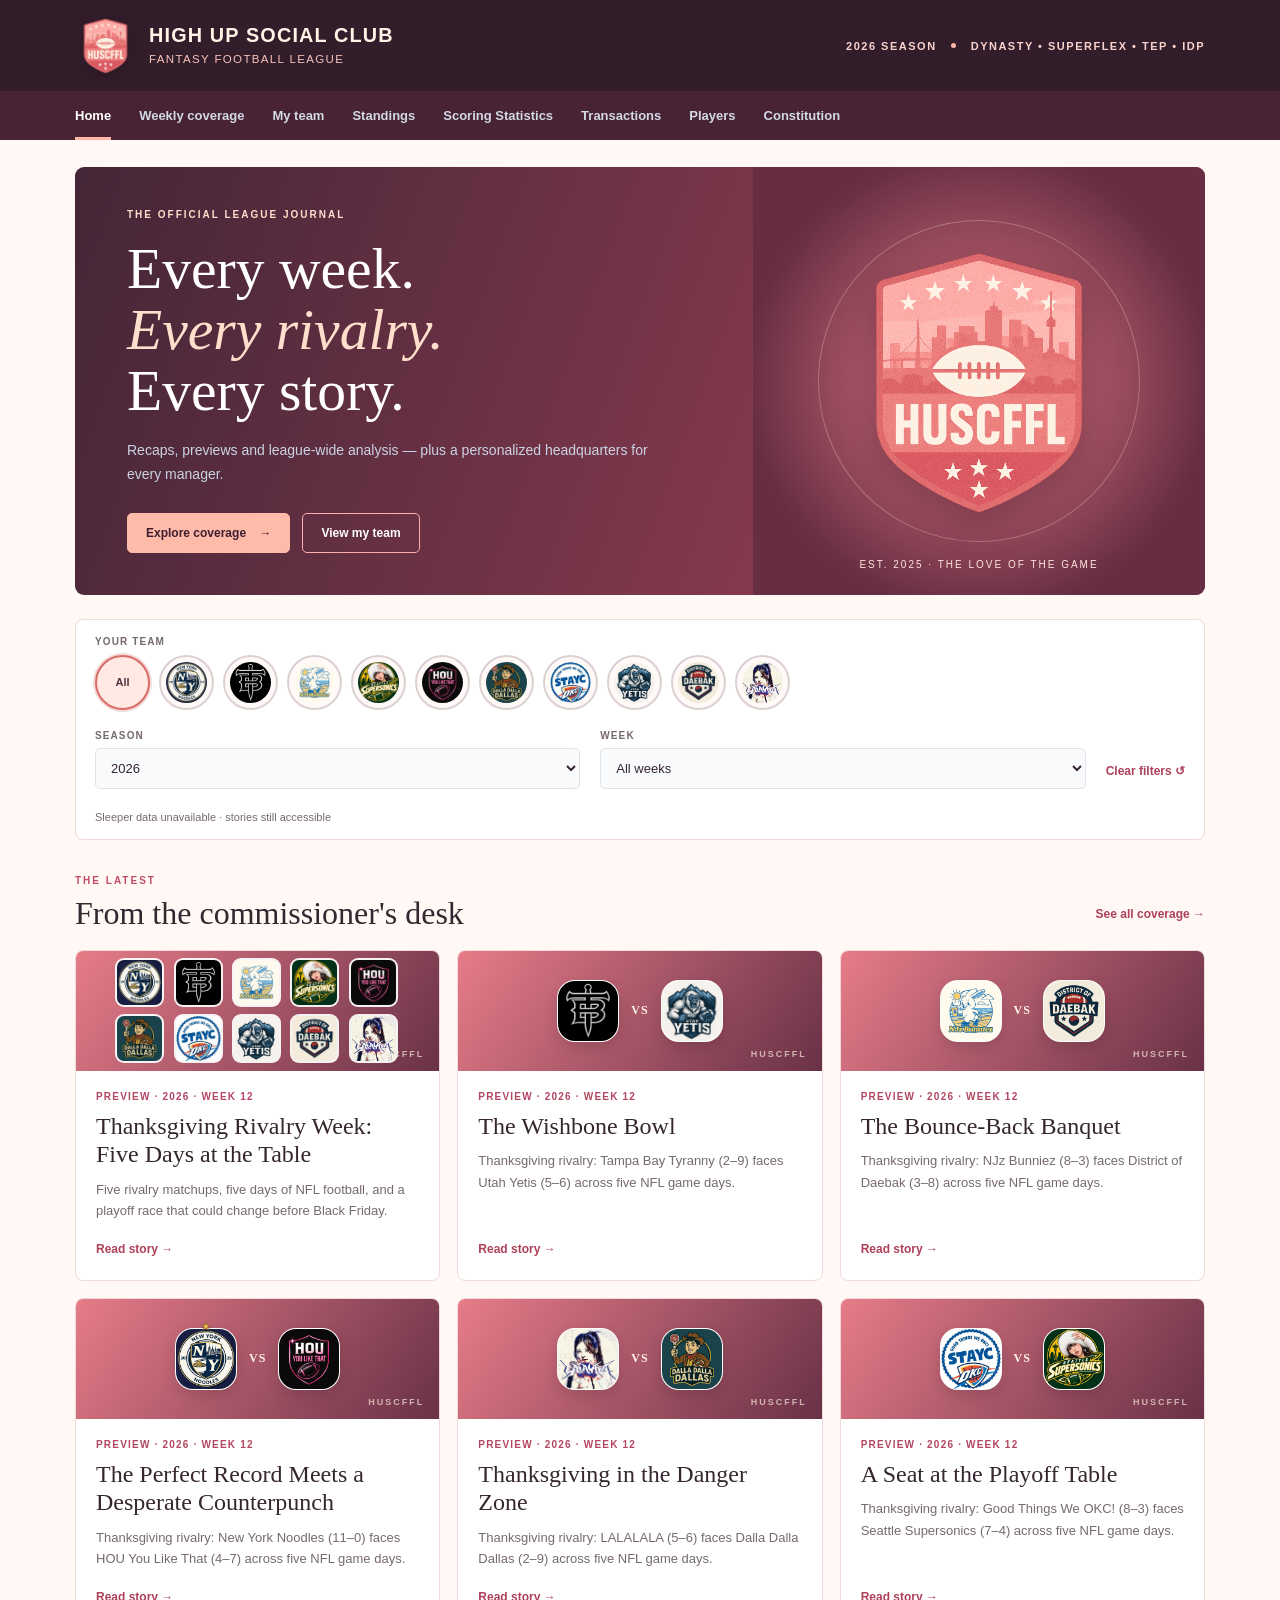
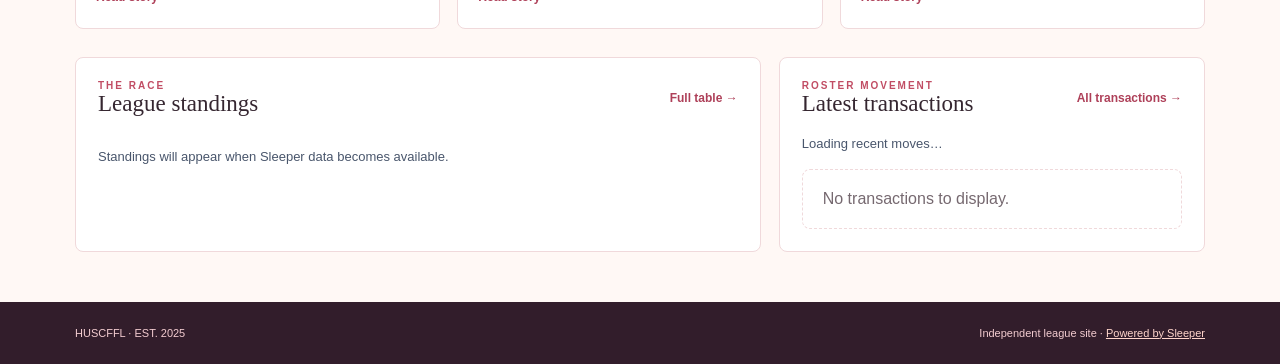
<file: index.html>
<!doctype html>
<html lang="en">
<head>
  <meta charset="utf-8"><meta name="viewport" content="width=device-width, initial-scale=1">
  <meta name="theme-color" content="#311b2b"><meta name="description" content="HUSCFFL weekly recaps, previews, team dashboards and fantasy football standings.">
  <title>HUSCFFL | League Headquarters</title>
  <link rel="icon" type="image/png" href="assets/favicon.png">
  <link rel="apple-touch-icon" href="assets/favicon.png">
  <link rel="stylesheet" href="assets/styles.css?v=24.3.1-holiday12">
</head>
<body>
  <header class="masthead"><div class="shell head-inner"><a class="brand" href="./"><img class="brand-logo" src="assets/huscffl-logo.png" alt="HUSCFFL league shield"><span><strong>HIGH UP SOCIAL CLUB</strong><small>FANTASY FOOTBALL LEAGUE</small></span></a><div class="season-label">2026 SEASON <span class="dot"></span> DYNASTY • SUPERFLEX • TEP • IDP</div></div></header>
  <div class="nav-wrap"><nav class="shell nav" aria-label="Main navigation"><button class="nav-item active" data-view="home">Home</button><button class="nav-item" data-view="archive">Weekly coverage</button><button class="nav-item" data-view="teams">My team</button><button class="nav-item" data-view="standings">Standings</button><button class="nav-item" data-view="scoring">Scoring Statistics</button><button class="nav-item" data-view="transactions">Transactions</button><button class="nav-item" data-view="players">Players</button><button class="nav-item" data-view="constitution">Constitution</button></nav></div>
  <main class="shell">
    <section class="hero"><div class="hero-copy"><div class="eyebrow">THE OFFICIAL LEAGUE JOURNAL</div><h1>Every week.<br><em>Every rivalry.</em><br>Every story.</h1><p>Recaps, previews and league-wide analysis — plus a personalized headquarters for every manager.</p><div class="hero-actions"><button class="primary" data-go="archive">Explore coverage <span>→</span></button><button class="secondary" data-go="teams">View my team</button></div></div><div class="hero-graphic" aria-hidden="true"><img class="hero-logo" src="assets/huscffl-logo.png" alt=""><div class="hero-overlay">EST. 2025 · THE LOVE OF THE GAME</div></div></section>
    <div class="toolbar"><div class="team-logo-filter"><span class="team-selector-label" id="teamLogoPickerLabel">YOUR TEAM</span><div id="teamLogoPicker" class="team-logo-picker" role="group" aria-labelledby="teamLogoPickerLabel"></div><select id="teamSelect" hidden aria-hidden="true" tabindex="-1"><option value="all">All teams — league view</option></select></div><div><label for="coverageSeason">SEASON</label><select id="coverageSeason"><option value="2026">2026</option><option value="2025">2025</option></select></div><div><label for="weekSelect">WEEK</label><select id="weekSelect"><option value="all">All weeks</option></select></div><button class="reset" id="resetFilters">Clear filters ↺</button><span id="dataStatus" class="status" role="status">Loading league data…</span></div>
    <section id="teamPanel" class="team-panel" hidden></section>
    <section id="homeView" class="view"><div class="section-heading"><div><div class="eyebrow">THE LATEST</div><h2>From the commissioner's desk</h2></div><button class="text-button" data-go="archive">See all coverage →</button></div><div id="featuredStories" class="stories"></div><div class="home-league-grid"><section class="panel home-standings-panel"><div class="panel-head"><div><div class="eyebrow">THE RACE</div><h3>League standings</h3></div><button class="text-button" data-go="standings">Full table →</button></div><div class="home-table-scroll"><div id="homeStandings"></div></div></section><section class="panel home-transactions"><div class="panel-head"><div><div class="eyebrow">ROSTER MOVEMENT</div><h3>Latest transactions</h3></div><button class="text-button" data-go="transactions">All transactions →</button></div><p id="homeTransactionStatus" class="muted" role="status">Loading recent moves…</p><div id="homeTransactionList" class="transaction-list transaction-home-list"></div></section></div></section>
    <section id="archiveView" class="view" hidden><div class="section-heading"><div><div class="eyebrow">THE ARCHIVE</div><h2>Weekly coverage</h2></div><span id="storyCount" class="muted"></span></div><div class="type-filters"><button class="chip on" data-type="all">All stories</button><button class="chip" data-type="recap">Recaps</button><button class="chip" data-type="preview">Previews</button><button class="chip" data-type="feature">Features</button></div><div id="archiveStories" class="stories"></div></section>
    <section id="teamsView" class="view" hidden><div class="section-heading"><div><div class="eyebrow">THE FRANCHISES</div><h2>Choose your team</h2></div></div><p class="intro">Select a team to see its dashboard and filter the coverage archive. Share the resulting URL with that team's manager.</p><div id="teamGrid" class="team-grid"></div></section>
    <section id="standingsView" class="view" hidden><div class="section-heading"><div><div class="eyebrow">THE RACE</div><h2>League standings</h2></div><label>Season <select id="standingsSeason"><option value="2026">2026</option><option value="2025">2025</option></select></label></div><div class="panel"><div class="standings-scroll" role="region" aria-label="Full league standings including Max PF" tabindex="0"><div id="fullStandings"></div></div><p class="muted standings-scroll-hint">Scroll horizontally to see all columns, including Max PF, on narrower screens.</p></div><section id="franchisePowerPanel" class="panel hpi-standings"><h3>Franchise Power Rankings · HPI-F</h3><p class="muted">Preparing ratings…</p></section></section>
    <section id="scoringView" class="view" hidden><div class="section-heading"><div><div class="eyebrow">OFFENSE & DEFENSE</div><h2>League Scoring Statistics</h2></div><label>Season <select id="scoringSeason"><option value="2026">2026</option><option value="2025">2025</option></select></label></div><div class="panel"><h3>Offense vs. Defense · Average Weekly Scoring</h3><div id="offenseDefenseComparison"></div></div><div class="panel"><h3>Positional Scoring Comparison</h3><div id="leaguePositionalComparison"></div></div><div class="panel"><div class="standings-scroll" role="region" tabindex="0" aria-label="League scoring comparison"><div id="scoringTable"></div></div><p id="scoringNote" class="muted"></p></div></section><section id="constitutionView" class="view" hidden><div class="section-heading"><div><div class="eyebrow">LEAGUE GOVERNANCE</div><h2>League constitution</h2></div></div><div class="constitution-layout"><aside class="constitution-sidebar" aria-label="Constitution navigation"><details id="constitutionToc" open><summary>Table of contents</summary><nav id="constitutionNav" aria-label="Constitution sections"></nav></details></aside><div class="panel constitution-content" id="constitutionBody"><p class="muted">Loading the league constitution…</p></div></div></section>
    <section id="playersView" class="view" hidden><div class="section-heading"><div><div class="eyebrow">THE PLAYER INDEX</div><h2>Player Database</h2></div></div><p class="intro">NFL-wide fantasy scoring under HUSCFFL league rules. Roster ownership reflects the selected season's latest league rosters. Only completed and available scoring weeks count.</p><div class="panel" id="playersControls"></div><div class="panel"><p id="playerDatabaseStatus" role="status" class="muted"></p><div id="playerDatabaseTable" class="standings-scroll"></div><div id="playerDatabasePager" class="player-pager"></div></div></section>
    <section id="transactionsView" class="view" hidden><div class="section-heading"><div><div class="eyebrow">LEAGUE ACTIVITY</div><h2>Transaction tracker</h2></div><button class="text-button" id="refreshTransactions">Refresh now ↻</button></div><p class="intro">Completed trades, waiver claims, and free-agent roster changes from Sleeper. Automatically checks for updates every five minutes while open.</p><div class="transaction-controls"><label>Season <select id="transactionSeason"><option value="2026">2026</option><option value="2025">2025</option></select></label><label>Type <select id="transactionType"><option value="all">All moves</option><option value="trade">Trades</option><option value="waiver">Waivers</option><option value="free_agent">Free agents</option></select></label><div class="transaction-team-filter"><span class="team-selector-label" id="transactionLogoLabel">TEAM</span><div id="transactionLogoPicker" class="team-logo-picker" role="group" aria-labelledby="transactionLogoLabel"></div><select id="transactionTeam" hidden aria-hidden="true" tabindex="-1"><option value="all">All teams</option></select></div></div><button class="text-button" id="transactionTeamBack" hidden>← Back to My Team</button><p id="transactionStatus" class="muted" role="status">Fetching transaction history…</p><div id="transactionList" class="transaction-list"></div></section><article id="articleView" class="view article-view" hidden><button class="text-button" id="backToArchive">← Back to coverage</button><div id="articleBody"></div></article>
  </main>
  <footer class="footer"><div class="shell footer-inner"><span>HUSCFFL · EST. 2025</span><span>Independent league site · <a href="https://sleeper.com/" target="_blank" rel="noopener noreferrer">Powered by Sleeper</a></span></div></footer>
  <button id="backToTop" type="button" class="back-to-top" aria-label="Back to top" title="Back to top" hidden>↑</button>
  <script src="assets/app.js?v=24.3.1-holiday12" defer></script>
</body></html>
</file>
<file: assets/styles.css>
:root{--ink:#151c30;--navy:#0e1728;--blue:#2357cf;--gold:#e8b766;--muted:#657087;--line:#e1e6ef;--bg:#f5f6fa;--white:#fff}*{box-sizing:border-box}html{scroll-behavior:smooth}body{margin:0;background:var(--bg);color:var(--ink);font-family:Inter,ui-sans-serif,-apple-system,BlinkMacSystemFont,"Segoe UI",sans-serif}button,select{font:inherit}button{cursor:pointer}a{color:inherit;text-decoration:none}.shell{max-width:1180px;padding:0 25px;margin:auto}.masthead{background:var(--navy);color:#fff}.head-inner{min-height:91px;display:flex;align-items:center;justify-content:space-between}.brand{display:flex;gap:13px;align-items:center}.brand-mark{display:grid;place-items:center;width:49px;height:53px;border:2px solid var(--gold);clip-path:polygon(50% 0,100% 18%,100% 77%,50% 100%,0 77%,0 18%);font-family:Georgia,serif;font-size:29px;font-weight:bold;color:var(--gold)}.brand strong{display:block;letter-spacing:2.4px;font-size:25px}.brand small{display:block;letter-spacing:2.1px;color:#b6bfd1;font-size:9px;margin-top:3px}.season-label{font-size:11px;letter-spacing:1.5px;font-weight:700;color:#c4cbdb}.dot{display:inline-block;width:5px;height:5px;background:var(--gold);border-radius:50%;margin:0 10px 2px}.nav-wrap{background:#18243a;color:#d3d9e6}.nav{display:flex;gap:28px;overflow:auto}.nav-item{color:inherit;border:0;border-bottom:3px solid transparent;background:none;padding:17px 0 14px;font-size:13px;font-weight:650;white-space:nowrap}.nav-item.active,.nav-item:hover{color:#fff;border-bottom-color:var(--gold)}.hero{margin:27px 0 24px;display:grid;grid-template-columns:1.2fr .8fr;min-height:350px;background:#101d35;overflow:hidden;border-radius:9px;color:white}.hero-copy{padding:42px 52px}.eyebrow{letter-spacing:2px;font-weight:800;color:#ad7e2d;font-size:10px}.hero .eyebrow{color:#f3c77c}.hero h1{font-family:Georgia,serif;font-size:clamp(38px,4.5vw,58px);font-weight:500;line-height:1.06;margin:18px 0}.hero h1 em{color:#eec17a}.hero p{max-width:530px;color:#cad4e6;font-size:14px;line-height:1.7}.hero-actions{display:flex;gap:12px;flex-wrap:wrap;margin-top:26px}.primary,.secondary{border-radius:5px;padding:12px 18px;font-size:12px;font-weight:800}.primary{background:var(--gold);border:1px solid var(--gold);color:#161b25}.primary span{margin-left:10px}.secondary{background:transparent;color:#fff;border:1px solid #687790}.hero-graphic{position:relative;display:grid;place-items:center;background:radial-gradient(circle at 55% 45%,#2c4872,#152b48 52%,#0e1a2f 76%);overflow:hidden}.hero-graphic:before{position:absolute;content:"";width:320px;height:320px;border:1px solid #ffffff26;transform:rotate(24deg);border-radius:50%}.ball-lines{font-family:Georgia,serif;font-size:230px;font-weight:900;color:#e8b766;text-shadow:20px 18px 0 #0005;transform:rotate(-12deg)}.hero-overlay{position:absolute;bottom:25px;font-size:10px;letter-spacing:2px;color:#bfcee3}.toolbar{background:white;border:1px solid var(--line);border-radius:8px;display:flex;gap:20px;align-items:end;flex-wrap:wrap;padding:16px 19px;margin-bottom:24px}.toolbar>div{flex:1;min-width:190px}.toolbar label{display:block;font-size:10px;font-weight:850;letter-spacing:1.1px;color:var(--muted);margin-bottom:7px}.toolbar select{width:100%;background:#f9fafc;border:1px solid #dfe4eb;border-radius:5px;padding:11px;font-size:13px;color:var(--ink)}.reset,.text-button{background:transparent;border:0;color:#245ac5;font-size:12px;font-weight:800;padding:11px 0}.status{font-size:11px;color:var(--muted);align-self:center}.section-heading{display:flex;justify-content:space-between;align-items:end;gap:10px;margin:35px 0 18px}.section-heading h2{font-family:Georgia,serif;font-weight:500;font-size:32px;margin:9px 0 0}.stories{display:grid;grid-template-columns:repeat(3,1fr);gap:17px}.story{background:#fff;border:1px solid var(--line);border-radius:8px;overflow:hidden;display:flex;flex-direction:column;min-width:0;transition:transform .15s,box-shadow .15s}.story:hover{transform:translateY(-2px);box-shadow:0 8px 24px #11254e10}.story-image{height:120px;background:linear-gradient(125deg,#223b60,#101a2d);display:flex;align-items:center;justify-content:center;color:#e5ba70;font-family:Georgia,serif;font-size:48px;position:relative}.story-image:after{content:"HUSCFFL";font:700 9px ui-sans-serif,sans-serif;letter-spacing:2px;position:absolute;bottom:12px;right:15px;color:#ffffff70}.story-body{padding:20px;display:flex;flex-direction:column;flex:1}.tag{color:#9b681a;letter-spacing:1.2px;font-size:10px;text-transform:uppercase;font-weight:850}.story h3{font:500 24px/1.19 Georgia,serif;margin:10px 0}.story p{font-size:13px;color:var(--muted);line-height:1.65;margin:0 0 16px}.story button{align-self:start;background:transparent;border:0;color:#245ac5;font-size:12px;font-weight:800;padding:4px 0;margin-top:auto}.two-col{display:grid;grid-template-columns:1.3fr 1fr;gap:18px;margin:28px 0 50px}.panel{background:#fff;border:1px solid var(--line);border-radius:8px;padding:22px}.panel-head{display:flex;justify-content:space-between;gap:12px;align-items:center;margin-bottom:15px}.panel h3{font-family:Georgia,serif;font-size:23px;font-weight:500;margin:0}.panel p{font-size:13px;line-height:1.85;color:#49566c}.rule{height:1px;background:var(--line);margin:22px 0}.muted{color:var(--muted);font-size:12px}.standings-table{width:100%;border-collapse:collapse;font-size:12px}.standings-table th{text-transform:uppercase;color:#657087;text-align:right;font-size:10px;letter-spacing:.6px;padding:10px 6px;border-bottom:1px solid var(--line)}.standings-table th:first-child,.standings-table td:first-child{text-align:left}.standings-table td{padding:12px 6px;border-bottom:1px solid #ecedf1;text-align:right}.standings-table tr:last-child td{border-bottom:0}.standings-table .teamlink{color:#244f9d;cursor:pointer;font-weight:700;background:none;border:0;text-align:left;padding:0}.type-filters{display:flex;gap:9px;margin-bottom:19px}.chip{border:1px solid #dce1e9;background:#fff;border-radius:40px;padding:9px 16px;font-size:12px}.chip.on{background:var(--navy);color:#fff;border-color:var(--navy)}.team-panel{background:#fff;border:1px solid var(--line);padding:24px;border-radius:8px}.team-panel h2{font:500 30px Georgia,serif;margin:6px 0}.team-panel .eyebrow{color:#ad7e2d}.metrics{display:grid;grid-template-columns:repeat(4,1fr);gap:12px;margin-top:20px}.metric{background:#f6f8fb;border-radius:7px;padding:14px}.metric small{display:block;font-size:10px;text-transform:uppercase;color:#6b7488;font-weight:800;letter-spacing:.8px;margin-bottom:9px}.metric b{font-size:24px}.team-details{display:grid;grid-template-columns:1fr 1fr;gap:18px;margin-top:18px}.team-details .detail{font-size:13px;line-height:1.8}.detail strong{display:block;margin-bottom:5px}.team-grid{display:grid;grid-template-columns:repeat(3,1fr);gap:14px;margin:24px 0 50px}.team-tile{padding:21px;background:#fff;text-align:left;border:1px solid var(--line);border-radius:8px}.team-tile:hover{border-color:#9eb5e9}.team-tile .symbol{display:grid;place-items:center;width:48px;height:48px;border-radius:10px;background:#1a2c4b;color:#e8b766;font:700 22px Georgia,serif;margin-bottom:15px}.team-tile h3{font:500 20px Georgia,serif;margin:0 0 9px}.team-tile p{font-size:12px;color:var(--muted);margin:0}.intro{font-size:14px;color:var(--muted)}.article-view{max-width:820px;margin:35px auto 75px}.article-view h1{font:500 clamp(34px,5vw,54px)/1.14 Georgia,serif}.article-view .lead{font-size:18px;line-height:1.7;color:#4b5972}.article-view .article-content{background:#fff;padding:35px 38px;border-radius:8px;border:1px solid var(--line);font-size:16px;line-height:1.9}.article-content p{margin-top:0}.article-view .back{margin-top:10px}.empty{background:white;border:1px dashed #c8d1df;border-radius:8px;padding:35px;text-align:center;color:var(--muted);grid-column:1/-1}.footer{background:#101a2d;color:#b9c4d6;margin-top:50px}.footer-inner{display:flex;justify-content:space-between;gap:15px;padding-top:25px;padding-bottom:25px;font-size:11px}.view[hidden],[hidden]{display:none!important}@media(max-width:750px){.season-label{display:none}.head-inner{min-height:74px}.hero{grid-template-columns:1fr}.hero-copy{padding:36px 28px}.hero-graphic{display:none}.stories,.team-grid{grid-template-columns:1fr 1fr}.two-col,.team-details{grid-template-columns:1fr}.metrics{grid-template-columns:1fr 1fr}.toolbar{gap:13px}.toolbar>div{min-width:145px}.footer-inner{flex-wrap:wrap}}@media(max-width:520px){.shell{padding-left:16px;padding-right:16px}.stories,.team-grid{grid-template-columns:1fr}.nav{gap:19px}.hero h1{font-size:42px}.section-heading h2{font-size:28px}.section-heading{align-items:start}.toolbar>div{min-width:100%}.metrics{gap:8px}.metric{padding:11px}.metric b{font-size:21px}.article-view .article-content{padding:23px}.standings-table th,.standings-table td{padding:10px 3px;font-size:10px}}

.h2h-section{margin-top:28px;padding-top:22px;border-top:1px solid var(--line)}.h2h-heading{display:flex;align-items:end;justify-content:space-between;gap:12px;margin-bottom:14px}.h2h-heading h3{font:500 25px Georgia,serif;margin:6px 0 0}.h2h-scroll{overflow-x:auto}.h2h-table{min-width:500px}.h2h-table td:first-child{font-weight:650}.h2h-table td:nth-child(2){font-weight:750}.h2h-empty{padding:22px;background:#f6f8fb;border-radius:7px;font-size:13px;color:var(--muted)}.h2h-note{margin:12px 0 0;line-height:1.5}@media(max-width:520px){.h2h-heading{display:block}.h2h-heading .muted{display:block;margin-top:9px}}

.article-content h2,.article-content h3,.article-content h4{font-family:Georgia,serif;line-height:1.25;margin:1.4em 0 .5em}.article-content h2{font-size:27px}.article-content h3{font-size:22px}.article-content ul{padding-left:24px}.article-content li{margin-bottom:8px}.article-content blockquote{border-left:3px solid var(--gold);margin:20px 0;padding:9px 18px;background:#f6f8fb}.article-content a{color:var(--blue);text-decoration:underline}.article-content hr{border:0;border-top:1px solid var(--line);margin:25px 0}

/* HUSCFFL identity · coral / rose / cream */
:root{--ink:#352630;--navy:#301c2a;--blue:#b7425c;--gold:#ffb6a8;--muted:#766970;--line:#f0d9db;--bg:#fff8f5;--white:#fffdf9}
.masthead{background:#321d2b}.nav-wrap{background:#472333}.brand-logo{width:61px;height:61px;object-fit:contain;filter:drop-shadow(0 3px 8px #16060b45)}.brand strong{color:#fff4e6}.brand small{color:#f8c2ba}.season-label{color:#f9d2cb}.hero{background:linear-gradient(110deg,#432637,#a94359)}.hero-graphic{background:radial-gradient(circle at center,#e97b85,#662d43 75%)}.hero-graphic:before{border-color:#ffe0d64a}.hero-logo{width:min(80%,290px);max-height:295px;object-fit:contain;filter:drop-shadow(0 10px 18px #22081755)}.hero-overlay{color:#ffe5dd}.hero .eyebrow,.hero h1 em{color:#ffdecc}.primary{background:#ffbba9;border-color:#ffbba9;color:#3d1d2f}.secondary{border-color:#ffb0ac}.eyebrow,.team-panel .eyebrow{color:#c14d64}.tag{color:#b34661}.reset,.text-button,.story button,.standings-table .teamlink{color:#ae4059}.story-image{background:linear-gradient(125deg,#e67c88,#693147);color:#fff0df}.story-image:after{color:#fff3e1a8}.chip.on{background:#713448;border-color:#713448}.team-tile:hover{border-color:#ed9aa4}.team-tile .symbol{background:#73344a;color:#ffe4d5}.footer{background:#321d2b;color:#f3ccd0}.metric,.h2h-empty{background:#fff4f1}.article-content blockquote{background:#fff4f1}.article-content a{color:#ad405a}
.transaction-controls{display:flex;flex-wrap:wrap;gap:13px;margin:20px 0}.transaction-controls label{font-size:12px;font-weight:750;color:var(--muted);display:flex;flex-direction:column;gap:6px}.transaction-controls select{min-width:160px;max-width:100%;padding:10px;border:1px solid var(--line);background:white;border-radius:6px;color:var(--ink)}.transaction-list{display:grid;gap:12px}.transaction-card{background:white;border:1px solid var(--line);border-radius:10px;padding:16px 19px}.transaction-card h3{margin:6px 0;font-size:17px}.transaction-meta{font-size:11px;letter-spacing:.4px;color:var(--muted)}.transaction-card p{font-size:13px;margin:7px 0;color:var(--ink);line-height:1.6}.transaction-team{font-size:12px;color:var(--muted)}.transaction-empty{border:1px dashed var(--line);padding:20px;border-radius:8px;color:var(--muted)}.team-transactions{margin-top:25px;padding-top:20px;border-top:1px solid var(--line)}.team-transactions h3{font:500 25px Georgia,serif}.team-transactions .transaction-card{margin-bottom:10px}@media(max-width:520px){.brand-logo{width:49px;height:49px}.brand strong{font-size:21px}.transaction-controls label{flex:1;min-width:130px}.transaction-controls select{min-width:0;width:100%}}

/* Compact homepage transaction feed */
.home-transactions{margin:28px 0}
.transaction-home-list{display:grid;grid-template-columns:repeat(auto-fit,minmax(min(100%,280px),1fr));gap:12px}
.transaction-home-list .transaction-card{margin:0}
.transaction-home-list .transaction-card p{overflow-wrap:anywhere}

/* Two-line full league name in masthead */
.masthead .brand span{display:flex;flex-direction:column;min-width:0}
.masthead .brand strong{font-size:clamp(13px,1.55vw,20px);letter-spacing:1.15px;line-height:1.2;white-space:nowrap}
.masthead .brand small{font-size:clamp(9px,.9vw,12px);letter-spacing:1.35px;line-height:1.3;margin-top:4px;white-space:nowrap}
@media(max-width:520px){.masthead .brand{gap:8px}.masthead .brand strong{font-size:clamp(12px,3.7vw,17px);letter-spacing:.4px}.masthead .brand small{font-size:clamp(9px,2.7vw,11px);letter-spacing:.3px}}

/* v8: ten-team standings alongside recent transactions */
.home-league-grid{display:grid;grid-template-columns:minmax(0,1.28fr) minmax(0,1fr);gap:18px;align-items:start;margin:28px 0 50px}
.home-league-grid>.panel{min-width:0;height:100%}
.home-league-grid .panel-head{align-items:start}
.home-table-scroll{overflow-x:auto}
.home-standings-panel .standings-table{width:100%;min-width:420px;font-size:12px}
.home-standings-panel .standings-table td,.home-standings-panel .standings-table th{padding:11px 7px}
.home-standings-panel .standings-table td:first-child{white-space:nowrap}
.home-league-grid .home-transactions{margin:0}
.home-league-grid .transaction-home-list{display:grid;grid-template-columns:minmax(0,1fr);gap:10px}
.home-league-grid .transaction-card{padding:12px 14px}
.home-league-grid .transaction-card h3{font-size:15px}
.home-league-grid .transaction-card p{font-size:12px}
@media(max-width:900px){.home-league-grid{grid-template-columns:minmax(0,1fr)}.home-league-grid>.panel{height:auto}}

/* v12 season controls, compact latest moves, constitution */
.record-season-label{display:inline-flex;align-items:center;gap:8px;margin-top:12px;font-size:12px;color:var(--muted);font-weight:700}.record-season-label select{padding:7px;border:1px solid var(--line);border-radius:6px;background:white}.home-league-grid{grid-template-columns:minmax(0,1.48fr) minmax(0,.92fr)}.home-standings-panel .standings-table{min-width:510px;font-size:11px}.home-standings-panel .standings-table td,.home-standings-panel .standings-table th{padding:10px 4px}.transaction-home-list .compact-transaction{display:grid;gap:3px;padding:10px 0;border-bottom:1px solid var(--line);font-size:12px;line-height:1.35;min-width:0}.transaction-home-list .compact-transaction:last-child{border-bottom:0}.compact-type{text-transform:uppercase;letter-spacing:.6px;font-size:10px;color:#a6475d;font-weight:800}.compact-transaction strong,.compact-detail{overflow-wrap:anywhere}.compact-transaction strong{font-size:12px}.compact-detail{color:var(--muted);font-size:11px}.constitution-content{max-width:850px;margin:22px auto 55px;line-height:1.8}.constitution-content h2,.constitution-content h3,.constitution-content h4{font-family:Georgia,serif}.constitution-content p,.constitution-content li{font-size:15px}@media(max-width:900px){.home-league-grid{grid-template-columns:minmax(0,1fr)}}

/* v13: all columns, including Max PF, remain available on the full standings page. */
.standings-scroll{width:100%;max-width:100%;overflow-x:auto;overscroll-behavior-x:contain;-webkit-overflow-scrolling:touch}
#fullStandings .standings-table{min-width:690px;table-layout:auto}
#fullStandings .standings-table th:last-child,#fullStandings .standings-table td:last-child{white-space:nowrap;font-weight:750}
#fullStandings .standings-table th:first-child,#fullStandings .standings-table td:first-child{min-width:190px}
.standings-scroll-hint{margin:9px 0 0}
@media(min-width:850px){.standings-scroll-hint{display:none}}


/* v14: local franchise logos */
.team-cell{display:flex;align-items:center;gap:8px;min-width:0}.table-team-logo{width:28px;height:28px;object-fit:cover;border-radius:50%;flex:0 0 auto;border:1px solid var(--line);background:#fff}.team-tile-logo{width:66px;height:66px;object-fit:cover;border-radius:14px;border:1px solid var(--line);background:#fff;margin:0 0 15px;display:block}.team-hero{display:flex;align-items:center;gap:18px;flex-wrap:wrap}.team-hero-logo{width:88px;height:88px;object-fit:cover;border-radius:20px;border:1px solid var(--line);background:#fff;box-shadow:0 4px 16px #00000010}.story-logo-row{display:flex;align-items:center;justify-content:center;gap:12px;padding:0 14px;width:100%}.story-logo{width:62px;height:62px;object-fit:cover;border-radius:18px;background:#fff;border:1px solid #ffffff30;box-shadow:0 6px 14px #00000020}.story-mark{font-family:Georgia,serif;font-size:48px;line-height:1}.story-versus,.article-versus{font-size:12px;letter-spacing:1.1px;font-weight:800;color:#fff2e6}.article-logo-row{display:flex;align-items:center;gap:14px;flex-wrap:wrap;margin:18px 0 6px}.article-logo-chip{display:inline-flex;align-items:center;gap:10px;padding:8px 12px;border:1px solid var(--line);border-radius:999px;background:#fff}.article-logo-chip span{font-size:13px;font-weight:700;color:var(--ink)}.article-logo{width:42px;height:42px;object-fit:cover;border-radius:12px}.transaction-logo-row{display:flex;flex-wrap:wrap;gap:8px;margin:8px 0 2px}.transaction-logo{width:34px;height:34px;object-fit:cover;border-radius:10px;border:1px solid var(--line);background:#fff}.compact-top{display:flex;align-items:center;justify-content:space-between;gap:10px}.compact-logos{display:flex;gap:6px;flex-wrap:wrap;justify-content:flex-end}.compact-team-logo{width:22px;height:22px;object-fit:cover;border-radius:7px;border:1px solid var(--line);background:#fff}.team-transactions .transaction-card,.transaction-list .transaction-card{overflow:hidden}.transaction-team{margin-top:2px}.transaction-card .transaction-team{overflow-wrap:anywhere}.team-panel h2{margin:0 0 4px}.article-view h1{margin-top:10px}.story-image{padding:0 14px}
@media(max-width:520px){.team-hero-logo{width:72px;height:72px;border-radius:16px}.story-logo{width:52px;height:52px;border-radius:14px}.team-tile-logo{width:58px;height:58px}}


/* v15: prominent matchup hero for two-team article pages */
.matchup-hero{display:grid;grid-template-columns:minmax(0,1fr) auto minmax(0,1fr);align-items:center;gap:16px;margin:18px 0 12px;padding:22px 24px;border:1px solid var(--line);border-radius:14px;background:linear-gradient(135deg,#fffaf8,#fff1ed)}
.matchup-team{display:grid;justify-items:center;text-align:center;gap:10px;min-width:0}
.matchup-hero-logo{width:118px;height:118px;object-fit:cover;border-radius:26px;border:1px solid var(--line);background:#fff;box-shadow:0 10px 24px #00000010}
.matchup-team-name{font:700 20px/1.2 Inter,ui-sans-serif,sans-serif;color:var(--ink);text-wrap:balance}
.matchup-center{display:grid;justify-items:center;gap:8px;padding:0 8px}
.matchup-vs{display:grid;place-items:center;width:72px;height:72px;border-radius:50%;background:#713448;color:#fff7f3;font:800 24px/1 Inter,ui-sans-serif,sans-serif;letter-spacing:1px;box-shadow:0 10px 20px #71344830}
.matchup-meta{font-size:11px;font-weight:800;letter-spacing:1.1px;color:#a6475d;text-transform:uppercase;white-space:nowrap}
@media(max-width:760px){.matchup-hero{grid-template-columns:1fr;gap:14px;padding:18px}.matchup-center{order:2}.matchup-team:first-child{order:1}.matchup-team:last-child{order:3}.matchup-hero-logo{width:98px;height:98px;border-radius:22px}.matchup-team-name{font-size:18px}.matchup-vs{width:60px;height:60px;font-size:20px}}

/* v16 sortable tables and 2025 championship insignia */
.sort-header{font:inherit;color:inherit;letter-spacing:inherit;text-transform:inherit;border:0;background:transparent;padding:4px 0;white-space:nowrap;cursor:pointer;font-weight:800}
.sort-header:hover,.sort-header:focus-visible{color:#a83a53;text-decoration:underline}
.standings-table th:nth-child(1),.standings-table td:nth-child(1){text-align:center;white-space:nowrap}
.standings-table th:nth-child(2),.standings-table td:nth-child(2){text-align:left}
.standings-table th:nth-child(2){min-width:145px}
.standings-table td:nth-child(2){min-width:145px}
.championship-logo{display:inline-flex;position:relative;vertical-align:middle;flex:0 0 auto}
.championship-badge{position:absolute;right:-7px;bottom:-5px;display:grid;place-items:center;width:23px;height:23px;border-radius:50%;background:#f6d282;border:2px solid #fff8f5;font-size:12px;line-height:1;box-shadow:0 2px 6px #0003;z-index:1}
.team-hero .championship-badge{width:29px;height:29px;font-size:16px;right:-9px;bottom:-7px}
@media(max-width:520px){.championship-badge{width:19px;height:19px;font-size:10px}}

/* v17 season scoring and compact standings rank */
#homeStandings .standings-table th:first-child,#homeStandings .standings-table td:first-child,
#fullStandings .standings-table th:first-child,#fullStandings .standings-table td:first-child{width:52px;min-width:52px;max-width:58px;white-space:nowrap;text-align:center;padding-left:4px;padding-right:4px}
#homeStandings .standings-table th:nth-child(2),#fullStandings .standings-table th:nth-child(2){text-align:left}
#homeStandings .standings-table td:nth-child(2),#fullStandings .standings-table td:nth-child(2){text-align:left}
#fullStandings .standings-table th:first-child,#fullStandings .standings-table td:first-child{min-width:52px}
.team-scoring{margin-top:18px}.team-scoring h3{font:500 24px Georgia,serif;margin:0 0 14px}.weekly-score-chart{display:block;width:100%;height:auto;max-height:340px}.chart-key{display:flex;gap:20px;font-size:12px;margin-bottom:12px}.chart-key span{display:flex;align-items:center;gap:6px}.chart-key i{width:18px;height:4px;border-radius:4px}.chart-off{background:#bb4f67}.chart-def{background:#42649c}.weekly-stats{display:grid;grid-template-columns:repeat(3,1fr);gap:12px;margin:12px 0}.weekly-stats div{background:#fff4f1;padding:16px;border-radius:8px}.weekly-stats small{display:block;color:#79646e;margin-bottom:7px}.weekly-stats strong{font-size:21px}.weekly-matchup{display:flex;align-items:center;gap:12px;margin:14px 0}.scoring-table{width:100%;min-width:930px;border-collapse:collapse;font-size:13px}.scoring-table th{text-align:right;color:var(--muted);border-bottom:1px solid var(--line);padding:12px 9px;white-space:nowrap}.scoring-table td{text-align:right;padding:13px 9px;border-bottom:1px solid var(--line)}.scoring-table td:first-child,.scoring-table th:first-child{text-align:left;min-width:195px}.scoring-table th button{border:0;background:none;color:inherit;font-weight:800;cursor:pointer}.scoring-table td:first-child .team-cell{white-space:nowrap}@media(max-width:600px){.weekly-stats{grid-template-columns:1fr 1fr}.team-scoring{padding:15px}}

/* v18 scoring comparisons and trade recipients */
.scoring-table th:first-child,.scoring-table td:first-child{min-width:48px!important;width:52px!important;max-width:58px!important;text-align:center!important}.scoring-table th:nth-child(2),.scoring-table td:nth-child(2){text-align:left;min-width:195px}.scoring-team-button{display:inline-flex;align-items:center;gap:11px;border:0;background:none;padding:0;color:inherit;font:inherit;font-weight:650;text-align:left;cursor:pointer;white-space:nowrap}.scoring-team-button .table-team-logo{flex-shrink:0}.scoring-table td{white-space:nowrap}.trade-recipient{display:flex;gap:10px;align-items:flex-start;padding:8px 0;border-top:1px solid var(--line)}.trade-recipient .compact-team-logo{flex-shrink:0}.trade-recipient strong{display:block;font-size:12px}.trade-recipient span{display:block;font-size:12px;color:var(--muted);line-height:1.5}.compare-controls{display:flex;flex-wrap:wrap;align-items:center;justify-content:space-between;gap:12px}.comparison-svg{display:block;width:100%;height:auto;max-height:435px}.comparison-svg .comparison-dot{cursor:pointer}.ranking-bars{display:grid;gap:17px}.ranking-heading{display:flex;justify-content:space-between;gap:12px;font-size:13px;margin-bottom:8px}.ranking-track{height:10px;border-radius:9px;background:#e5e0e1;overflow:hidden}.ranking-fill{height:100%;border-radius:9px;background:#bd5870}.ranking-item:nth-child(2) .ranking-fill{background:#42649c}.ranking-item:nth-child(3) .ranking-fill{background:#53947c}

.comparison-svg .comparison-dot:focus{outline:none}.comparison-svg .comparison-dot:focus circle:first-child{stroke:#f0a57e;stroke-width:4}.comparison-tooltip text{font-family:inherit}

/* v19 - refined team trophy, logo scatter markers, contextual navigation */
.championship-logo{position:relative;display:inline-block;width:fit-content;line-height:0;flex-shrink:0}
.championship-badge{right:-2px!important;bottom:-2px!important;transform:translate(5%,5%)}
.team-hero .championship-badge{right:0!important;bottom:0!important;width:24px;height:24px;font-size:13px;transform:translate(10%,12%)}
.scatter-fallback{visibility:hidden;fill:#382537;font-weight:800;pointer-events:none}
.comparison-svg .comparison-dot .scatter-team-logo{pointer-events:none}
.comparison-svg .comparison-dot:focus circle:first-of-type{stroke:#f0a57e;stroke-width:4}
.footer a{color:#ffd5cb;text-decoration:underline}
.team-panel > .team-scoring{margin-top:22px}
#teamWeeklySlot .panel,#teamRankingsSlot .panel{margin:0}
#transactionTeamBack{margin:10px 0}
@media(max-width:600px){.comparison-svg{min-width:500px}.panel:has(.comparison-svg){overflow-x:auto}}

/* v20 */
.position-ranks{margin-top:1.7rem;border-top:1px solid var(--line,#dccbd1);padding-top:1.3rem}
.position-ranks-heading{display:flex;justify-content:space-between;align-items:center;gap:1rem;flex-wrap:wrap}
.position-ranks-heading label{font-size:.82rem}
.position-ranking-grid{display:grid;grid-template-columns:repeat(auto-fit,minmax(115px,1fr));gap:.75rem;margin-top:1rem}
.position-rank{border:1px solid #decbd0;border-radius:12px;padding:.8rem;display:flex;flex-direction:column;gap:.3rem;background:rgba(255,250,247,.65)}
.position-rank span{font-size:.82rem;color:#805c6e}.position-rank b{font-size:.91rem}
.team-recent-articles{margin-top:1.5rem}.team-recent-articles .stories{margin-top:1rem}
.back-to-top{position:fixed;right:max(1.25rem,env(safe-area-inset-right));bottom:calc(1.25rem + env(safe-area-inset-bottom));width:48px;height:48px;border:0;border-radius:50%;background:#bd5670;color:white;font-size:1.6rem;font-weight:bold;box-shadow:0 4px 14px #311b2b45;cursor:pointer;z-index:90}
.back-to-top[hidden]{display:none!important}.back-to-top:focus-visible{outline:3px solid #311b2b;outline-offset:3px}
@media(max-width:600px){.back-to-top{right:14px;bottom:calc(14px + env(safe-area-inset-bottom));width:44px;height:44px}}

/* v21 Player Database */
.player-controls{display:grid;grid-template-columns:repeat(auto-fit,minmax(160px,1fr));gap:14px;margin-bottom:20px}.player-controls label{display:flex;flex-direction:column;gap:6px;font-weight:600}.player-controls select,.player-controls input{min-width:0;width:100%;padding:9px;border:1px solid #d9c1ca;border-radius:7px;background:#fff;color:#301d2c}.player-week-heading{display:flex;justify-content:space-between;align-items:center;gap:10px;flex-wrap:wrap}.player-week-heading span{display:flex;gap:12px}.week-checks{display:grid;grid-template-columns:repeat(auto-fill,minmax(68px,1fr));gap:8px;margin:12px 0}.week-check{border:1px solid #decbd0;border-radius:8px;padding:9px 6px;background:#fff;white-space:nowrap}.top-position-tabs{display:flex;flex-wrap:wrap;gap:6px;margin:14px 0}.player-pager{display:flex;justify-content:center;align-items:center;gap:16px;padding:14px}.player-pager button{padding:8px 12px;border:1px solid #d5bdc6;border-radius:7px}.player-table td small{display:block;color:#806874}.player-table{min-width:690px}

/* v22: visually distinguish unrostered free agents in all Player Database views. */
.player-table tbody tr.player-available,
.player-table tbody tr.player-available:nth-child(even),
.player-table tbody tr.player-available:hover {background:#e3f4e7!important;color:#173e2b;}
.player-table tbody tr.player-available td {background:transparent!important;}
.player-table tbody tr.player-available:focus-within {outline:2px solid #51946b;outline-offset:-2px;}

/* v22.1 compact checkbox dropdowns */
.player-multi-grid{display:grid;grid-template-columns:repeat(auto-fit,minmax(170px,1fr));gap:12px;margin:12px 0 18px}.multi-dropdown{position:relative;min-width:0}.multi-dropdown>summary{cursor:pointer;list-style:none;padding:11px 12px;border:1px solid #d9c1ca;background:#fff;border-radius:8px;font-weight:650;display:flex;flex-direction:column;gap:3px}.multi-dropdown>summary::-webkit-details-marker{display:none}.multi-summary{font-size:.8rem;font-weight:400;color:#785f6c}.multi-menu{position:absolute;z-index:30;top:100%;left:0;min-width:235px;max-width:min(90vw,340px);width:max-content;max-height:300px;overflow:auto;box-shadow:0 12px 25px #28162730;border:1px solid #d9c1ca;border-radius:10px;background:#fff;padding:10px}.multi-actions{display:flex;justify-content:space-between;gap:12px;margin-bottom:10px}.multi-actions button{background:transparent;border:0;color:#9a405d;text-decoration:underline;cursor:pointer}.multi-items{display:grid;grid-template-columns:repeat(2,minmax(0,1fr));gap:7px}.multi-items label{display:flex;align-items:center;gap:6px;font-weight:400;font-size:.88rem}.multi-items input{accent-color:#ae536b}@media(max-width:600px){.player-multi-grid{grid-template-columns:repeat(2,minmax(0,1fr))}.multi-menu{max-width:80vw;min-width:205px}.player-multi-grid>.multi-dropdown:nth-child(even) .multi-menu{right:0;left:auto}}

/* v22.5: compact, accessible numbered pagination */
.player-pager{display:flex;flex-direction:column;gap:10px;align-items:center;padding:18px 8px}
.player-page-buttons{display:flex;flex-wrap:wrap;gap:6px;justify-content:center;align-items:center}
.player-pager .player-page-button{min-width:36px;min-height:36px;padding:7px 10px;cursor:pointer;background:#fff;color:#301d2c}
.player-pager .player-page-button.active,.player-pager .player-page-button[aria-current=page]{background:#ae5670;color:#fff;border-color:#ae5670;font-weight:700}
.player-pager .player-page-button:disabled{opacity:.42;cursor:not-allowed}
.player-pager .player-page-button:focus-visible{outline:3px solid #e38f9e;outline-offset:2px}
.player-page-summary{font-size:.85rem;color:#806874}
@media(max-width:540px){.player-page-buttons{gap:4px}.player-pager .player-page-button{min-width:32px;min-height:34px;padding:5px 8px}}


/* v23: compact club-crest filters and championship stars */
.toolbar>.team-logo-filter{flex:1 1 100%;min-width:0}
.team-selector-label{display:block;font-size:10px;font-weight:850;letter-spacing:1.1px;color:var(--muted);margin-bottom:8px}
.team-logo-picker{display:flex;flex-wrap:wrap;align-items:center;gap:9px}
.team-choice{display:grid;place-items:center;position:relative;width:55px;height:55px;border:2px solid #ddd0d2;border-radius:11px;padding:5px;background:#fffaf7;cursor:pointer;transition:border-color .15s,background .15s,box-shadow .15s}
.team-choice img{width:100%;height:100%;object-fit:contain;pointer-events:none}
.team-choice-all{width:auto;min-width:77px;padding:5px 10px;font-size:11px;font-weight:800;line-height:1.2;color:#543344}
.team-choice:hover,.team-choice:focus-visible{border-color:#de8e83;background:#fff1e9}
.team-choice:focus-visible{outline:3px solid #754959;outline-offset:2px}
.team-choice.is-selected{border-color:#d76c69;background:#ffe9e2;box-shadow:0 0 0 2px #d76c6940}
/* Stars sit centered and tight to the crest, like football-club title stars. */
.championship-logo{position:relative;display:inline-flex;align-items:center;justify-content:center;vertical-align:middle;line-height:0;overflow:visible}
.championship-stars{position:absolute;z-index:2;left:50%;top:0;transform:translate(-50%,-68%);display:flex;justify-content:center;align-items:center;gap:1px;white-space:nowrap;pointer-events:none;filter:drop-shadow(0 1px 1px #49303b9c)}
.championship-star{font-size:12px;line-height:1;color:#efbd49;-webkit-text-stroke:.35px #7a4e19}
.team-hero .championship-star{font-size:18px}
.story-logo-row .championship-star{font-size:11px}
@media(max-width:600px){
 .team-logo-picker{display:grid;grid-template-columns:repeat(5,minmax(0,1fr));gap:8px}
 .team-choice{width:100%;height:48px;min-width:0;padding:5px}
 .team-choice-all{font-size:9px;min-width:0;padding:4px}
 .team-hero .championship-star{font-size:16px}
}
@media(max-width:380px){.team-logo-picker{gap:5px}.team-choice{height:42px}}

/* v23.1: circular team-logo selectors, with a wrapped mobile grid. */
.team-choice:not(.team-choice-all){border-radius:50%;overflow:hidden;padding:5px;aspect-ratio:1/1;flex:none}
.team-choice:not(.team-choice-all) img{object-fit:contain;border-radius:50%}
/* All Teams remains a readable reset chip rather than a compressed text circle. */
.team-choice-all{border-radius:999px}
/* Live Sleeper status below every toolbar control, aligned left. */
.toolbar #dataStatus{flex:0 0 100%;width:100%;order:99;text-align:left;align-self:auto;margin:0;padding-top:2px}
/* Roster and player-database position filters: final control, multi-select buttons. */
.player-position-filter{margin:13px 0 19px;min-width:0}
.player-position-label{display:block;font-size:11px;font-weight:800;letter-spacing:.7px;color:#674556;margin-bottom:9px}
.player-position-label .muted{font-weight:400;letter-spacing:normal}
.player-position-buttons{display:flex;flex-wrap:wrap;gap:8px}
.player-position-button{min-width:43px;border:1px solid #d8bbc4;border-radius:999px;background:#fffaf8;color:#593648;font-size:12px;font-weight:700;padding:9px 13px;line-height:1.2;cursor:pointer;transition:background .15s,border-color .15s}
.player-position-button:hover{background:#fff0eb;border-color:#cf7777}
.player-position-button.is-selected{background:#bd5870;color:#fff;border-color:#bd5870;box-shadow:0 0 0 2px #bd587022}
.player-position-button:focus-visible{outline:3px solid #754959;outline-offset:2px}
@media(max-width:600px){
 .team-choice:not(.team-choice-all){width:min(100%,43px);height:auto;justify-self:center;aspect-ratio:1/1;padding:4px}
 .team-choice-all{height:43px;border-radius:999px}
 .player-position-buttons{gap:6px}
 .player-position-button{padding:8px 11px;font-size:11px;min-width:39px}
}

/* v23.2: clearer Franchise Headquarters star clearance and slightly larger heading. */
.team-panel .franchise-heading{font-size:14px;line-height:1.3;letter-spacing:1.1px;margin-bottom:23px}
.team-panel .team-hero{margin-top:0}
@media(max-width:600px){.team-panel .franchise-heading{font-size:13px;margin-bottom:20px}}
/* Franchise head-to-head records precede the weekly offense/defense chart. */
.team-panel .h2h-section{margin-top:23px}
/* Reuse the club-crest buttons on Transactions and Players, retaining legacy select in DOM. */
.transaction-controls>.transaction-team-filter{flex:1 1 100%;min-width:0;margin-top:5px}
.transaction-team-filter .team-logo-picker,.player-team-filter .team-logo-picker{gap:9px}
.player-team-filter{margin:0 0 17px;min-width:0}
.player-team-filter .team-selector-label .muted{font-weight:400;letter-spacing:normal}
.transaction-team-filter .team-choice,.player-team-filter .team-choice{width:52px;height:52px}
.transaction-team-filter .team-choice-all,.player-team-filter .team-choice-all{width:auto;min-width:77px}
@media(max-width:600px){
 .transaction-team-filter .team-logo-picker,.player-team-filter .team-logo-picker{display:grid;grid-template-columns:repeat(5,minmax(0,1fr));gap:8px}
 .transaction-team-filter .team-choice:not(.team-choice-all),.player-team-filter .team-choice:not(.team-choice-all){width:min(100%,43px);height:auto;aspect-ratio:1/1;justify-self:center;padding:4px}
 .transaction-team-filter .team-choice-all,.player-team-filter .team-choice-all{width:100%;min-width:0;height:43px;font-size:9px}
}

/* v23.3: button-only controls for Positional Scoring Comparison. */
.league-positional-controls{display:flex;flex-wrap:wrap;gap:14px 24px;align-items:flex-start;margin:13px 0 18px}
.league-positional-filter-group{display:flex;flex-direction:column;gap:7px;min-width:0}
.league-positional-label{font-size:11px;font-weight:800;letter-spacing:.6px;text-transform:uppercase;color:#674556}
.league-positional-buttons{display:flex;flex-wrap:wrap;gap:7px}
.league-positional-button{border:1px solid #d8bbc4;border-radius:999px;background:#fffaf8;color:#593648;font-size:12px;font-weight:700;line-height:1.2;padding:9px 13px;cursor:pointer;transition:background .15s,border-color .15s,box-shadow .15s}
.league-positional-button:hover{background:#fff0eb;border-color:#cf7777}
.league-positional-button.is-selected{background:#bd5870;color:white;border-color:#bd5870;box-shadow:0 0 0 2px #bd587022}
.league-positional-button:focus-visible{outline:3px solid #754959;outline-offset:2px}
@media(max-width:600px){.league-positional-controls{gap:12px}.league-positional-filter-group{width:100%}.league-positional-buttons{gap:6px}.league-positional-button{padding:8px 11px;font-size:11px}}

/* v23.4: uniform circular All reset, same size as franchise logos. */
.team-logo-picker .team-choice-all,
.transaction-team-filter .team-choice-all,
.player-team-filter .team-choice-all{
 width:55px;height:55px;min-width:55px;max-width:55px;min-height:55px;
 aspect-ratio:1 / 1;border-radius:50%;padding:3px;
 font-size:11px;flex:0 0 55px;justify-self:center;line-height:1;
}
.transaction-team-filter .team-choice-all,.player-team-filter .team-choice-all{
 width:52px;height:52px;min-width:52px;max-width:52px;min-height:52px;flex-basis:52px;
}
@media(max-width:600px){
 .team-logo-picker .team-choice-all,
 .transaction-team-filter .team-choice-all,
 .player-team-filter .team-choice-all{
  width:43px;height:43px;min-width:43px;max-width:43px;min-height:43px;flex-basis:43px;font-size:10px;
 }
}
/* v23.4: one continuous Constitution document with sticky navigation. */
.constitution-layout{display:grid;grid-template-columns:minmax(205px,260px) minmax(0,1fr);gap:24px;align-items:start;margin:22px 0 55px}
.constitution-sidebar{position:sticky;top:16px;max-height:calc(100vh - 32px);overflow:auto;border:1px solid var(--line);background:#fffaf7;border-radius:12px;padding:15px 12px}
.constitution-sidebar summary{font-size:12px;text-transform:uppercase;letter-spacing:.09em;font-weight:850;color:#60404f;cursor:pointer;padding:4px 8px 12px}
#constitutionNav{display:flex;flex-direction:column;gap:2px}
#constitutionNav a{display:block;padding:9px 10px;border-radius:7px;text-decoration:none;color:#674c59;font-size:12px;line-height:1.4}
#constitutionNav a:hover,#constitutionNav a:focus-visible{background:#f8e8e3;color:#583544}
#constitutionNav a.is-current{background:#f9dfd9;color:#8d4356;font-weight:800;box-shadow:inset 3px 0 #c96c72}
.constitution-layout .constitution-content{max-width:none;width:100%;margin:0;min-width:0;box-sizing:border-box;padding:clamp(18px,3vw,38px);line-height:1.65}
.constitution-title{font-family:Georgia,serif;font-size:clamp(25px,2.6vw,36px);line-height:1.22;margin:0 0 14px}
.constitution-section{margin-top:35px;scroll-margin-top:24px}
.constitution-section>h2{font-size:clamp(22px,2vw,27px);line-height:1.3;margin:0 0 15px;padding-bottom:10px;border-bottom:1px solid var(--line)}
.constitution-section h3{font-size:17px;line-height:1.4;margin:25px 0 10px;scroll-margin-top:24px}
.constitution-section p{margin:8px 0;overflow-wrap:anywhere}
.constitution-section .constitution-bullet{padding-left:16px;text-indent:-12px}
.constitution-section .constitution-nested{padding-left:37px;text-indent:-12px}
.constitution-table-wrap{overflow-x:auto;margin:14px 0 25px;border:1px solid var(--line);border-radius:8px}
.constitution-table{border-collapse:collapse;width:100%;font-size:14px;line-height:1.55;min-width:310px}
.constitution-table th,.constitution-table td{border-bottom:1px solid var(--line);padding:9px 12px;text-align:left;vertical-align:top}
.constitution-table th{background:#f9efed;font-weight:800}
.constitution-table tbody tr:last-child td{border-bottom:0}
.constitution-season{margin-top:25px!important}
@media(max-width:900px){
 .constitution-layout{display:block;margin:14px 0 30px}
 .constitution-sidebar{position:relative;top:auto;max-height:none;overflow:visible;margin-bottom:15px;padding:10px 12px}
 .constitution-sidebar summary{padding:5px 6px;font-size:12px}
 #constitutionNav{padding-top:10px;display:grid;grid-template-columns:repeat(2,minmax(0,1fr));gap:4px}
 #constitutionNav a{padding:9px 8px;font-size:11px}
 .constitution-layout .constitution-content{padding:18px 15px}
 .constitution-section{scroll-margin-top:12px}
}
@media(max-width:440px){#constitutionNav{grid-template-columns:1fr}}


/* v24: constitution historical managers and responsive headquarters. */
.hpi-manager-table{width:100%;table-layout:fixed;border-collapse:collapse}
.hpi-manager-table th,.hpi-manager-table td{width:50%;box-sizing:border-box;padding:10px 18px}
.hpi-manager-table th:first-child,.hpi-manager-table td:first-child{text-align:right}
.hpi-manager-table th:nth-child(2),.hpi-manager-table td:nth-child(2){text-align:left;overflow-wrap:anywhere}
@media(max-width:600px){.hpi-manager-table th,.hpi-manager-table td{padding:9px 10px}}
.team-tabs{display:flex;gap:7px;flex-wrap:wrap;margin:16px 0 22px;border-bottom:1px solid var(--line);padding-bottom:10px}
.team-tabs button{border:1px solid #d6b4c1;border-radius:999px;background:#fffaf8;color:#633d50;padding:10px 17px;font-weight:800;cursor:pointer}
.team-tabs button.active{background:#b85b72;border-color:#b85b72;color:#fff}
.team-tab-panel[hidden]{display:none!important}
.team-tab-panel{display:flex;flex-direction:column;gap:19px;min-width:0}
.team-tab-panel .panel{margin:0}
.analysis-quicklinks{display:flex;flex-wrap:wrap;gap:7px;margin-bottom:7px}
.analysis-quicklinks a{font-size:12px;background:#fff8f4;border:1px solid #e1cbd2;border-radius:999px;padding:8px 10px;color:#603c4f;text-decoration:none}
.team-tab-panel section{scroll-margin-top:24px}
.hpi-standings{margin-top:20px}
.hpi-position-filters{display:flex;flex-wrap:wrap;gap:7px;margin:10px 0 15px}
.hpi-own{background:#e4f0fc!important}.hpi-other{background:#fff0df!important}.hpi-available{background:#e4f6eb!important}
.hpi-need{color:#a14d39;font-weight:800}
.hpi-partner-grid{display:grid;grid-template-columns:repeat(auto-fit,minmax(220px,1fr));gap:12px}
.hpi-partner-grid .detail{margin:0}
.hpi-partner-grid p{font-size:13px}
@media(max-width:600px){.team-tabs{display:grid;grid-template-columns:1fr 1fr}.team-tabs button{font-size:12px;padding:10px 7px}.analysis-quicklinks a{font-size:11px}.hpi-manager-table{font-size:12px}}

/* v24.1 — power ranking franchise identity and expanded grades */
.hpi-power-table{min-width:860px;}
.hpi-power-table td:nth-child(2){white-space:nowrap;}
.hpi-power-table .teamlink{cursor:pointer;}
.hpi-power-table td:nth-child(n+3),.hpi-power-table th:nth-child(n+3){text-align:center;white-space:nowrap;}

/* v24.2: compact week-over-week movement placed beside each rank. */
.rank-with-movement{display:inline-flex;align-items:center;gap:.45rem;white-space:nowrap;font-variant-numeric:tabular-nums}
.rank-with-movement strong{min-width:1ch}
.rank-move{font-size:.72rem;font-weight:700;letter-spacing:-.02em;white-space:nowrap}
.rank-move-up{color:#218454}
.rank-move-down{color:#d35454}
.rank-move-flat,.rank-move-na{color:var(--muted,#88909a)}
.rank-move-na{font-size:.65rem;font-weight:500}
@media(max-width:600px){.rank-with-movement{gap:.25rem}.rank-move{font-size:.68rem}}

/* v24.3.1: full-row postseason zones; clinched badges remain separate. */
#homeStandings .standings-table tbody tr.postseason-zone-playoff > td,
#fullStandings .standings-table tbody tr.postseason-zone-playoff > td,
.hpi-power-table tbody tr.postseason-zone-playoff > td{background-color:#e9f5ec}
#homeStandings .standings-table tbody tr.postseason-zone-toilet > td,
#fullStandings .standings-table tbody tr.postseason-zone-toilet > td,
.hpi-power-table tbody tr.postseason-zone-toilet > td{background-color:#fff0e8}
#homeStandings .standings-table tbody tr.postseason-zone-playoff > td:first-child,
#fullStandings .standings-table tbody tr.postseason-zone-playoff > td:first-child,
.hpi-power-table tbody tr.postseason-zone-playoff > td:first-child{box-shadow:inset 4px 0 #32805c}
#homeStandings .standings-table tbody tr.postseason-zone-toilet > td:first-child,
#fullStandings .standings-table tbody tr.postseason-zone-toilet > td:first-child,
.hpi-power-table tbody tr.postseason-zone-toilet > td:first-child{box-shadow:inset 4px 0 #b86043}
/* The boundary is attached to official seed seven, not HPI-F rank seven. */
#homeStandings .standings-table tbody tr.postseason-cutoff > td,
#fullStandings .standings-table tbody tr.postseason-cutoff > td{border-top:4px solid #b97d63}
#homeStandings .standings-table tbody tr.postseason-zone-playoff:hover > td,
#fullStandings .standings-table tbody tr.postseason-zone-playoff:hover > td,
.hpi-power-table tbody tr.postseason-zone-playoff:hover > td{background-color:#dbecdf}
#homeStandings .standings-table tbody tr.postseason-zone-toilet:hover > td,
#fullStandings .standings-table tbody tr.postseason-zone-toilet:hover > td,
.hpi-power-table tbody tr.postseason-zone-toilet:hover > td{background-color:#fae5d9}
.postseason-badge{display:inline-flex;align-items:center;flex:0 0 auto;gap:3px;padding:3px 6px;border:1px solid currentColor;border-radius:999px;font-size:9px;line-height:1.2;font-weight:750;white-space:nowrap;letter-spacing:0;vertical-align:middle}
.postseason-bye{color:#315a9a;background:#eff3fc}
.postseason-playoffs{color:#23744b;background:#eff9f1}
.postseason-toilet{color:#a34c43;background:#fff0ed}
.standings-table .team-cell{flex-wrap:wrap;row-gap:4px}
.postseason-metric{display:flex;flex-direction:column;align-items:flex-start;justify-content:center;gap:10px}
.postseason-metric .postseason-badge{font-size:11px;padding:5px 9px}
@media(max-width:600px){.postseason-badge{font-size:8px;padding:2px 4px}.postseason-metric .postseason-badge{font-size:10px}}

/* Week 10 preview charts: paired historical form and weekly unit scoring. */
.w10-visuals{display:grid;grid-template-columns:repeat(2,minmax(0,1fr));gap:14px;margin:22px 0 26px}
.w10-chart{background:#fff9f9;border:1px solid #ead7dd;border-radius:12px;padding:17px;min-width:0}
.w10-chart h4{font-size:15px;line-height:1.3;color:#733d50;margin:0 0 5px}
.w10-chart-caption{font-size:11px;color:#806c72;margin:0 0 16px}
.w10-subhead{font-size:12px;font-weight:850;color:#734957;margin:15px 0 7px}
.w10-barrow{display:grid;grid-template-columns:minmax(75px,115px) minmax(0,1fr) 48px;gap:8px;align-items:center;margin:8px 0;font-size:11px}
.w10-barname{line-height:1.15;overflow-wrap:anywhere}
.w10-bartrack{display:block;background:#eadfe3;height:12px;border-radius:20px;overflow:hidden}
.w10-barfill{display:block;height:100%;border-radius:20px}
.w10-team-a{background:#aa415f}
.w10-team-b{background:#6085a6}
.w10-barvalue{text-align:right;font-variant-numeric:tabular-nums}
.w10-footnote{grid-column:1/-1;font-size:11px;color:#816873;margin:0}
@media(max-width:780px){.w10-visuals{grid-template-columns:1fr}.w10-barrow{grid-template-columns:minmax(90px,135px) minmax(0,1fr) 48px}}
@media(max-width:420px){.w10-barrow{grid-template-columns:82px minmax(0,1fr) 43px;gap:6px;font-size:10px}.w10-chart{padding:13px}}


/* Editorial holiday and recap visuals (2026 Weeks 11–12) */
.holiday-ribbon{margin:16px 0 22px;padding:13px 16px;border:1px solid #cfb5a1;border-radius:10px;background:linear-gradient(120deg,#fdf1e4,#fff8ef);color:#6e4730;font-weight:750;font-size:13px}
.holiday-game-grid{display:grid;grid-template-columns:repeat(auto-fit,minmax(170px,1fr));gap:10px;margin:14px 0 20px}
.holiday-game{padding:12px;border:1px solid #d9c5b5;background:#fff8ee;border-radius:9px;font-size:12px}
.holiday-game strong{display:block;font-size:11px;letter-spacing:.05em;color:#884c23;margin-bottom:4px}
.w11-matchup-line{display:grid;grid-template-columns:1fr auto 1fr;gap:12px;align-items:center;padding:11px;background:#fffaf4;border:1px solid #dfcfbf;border-radius:11px;margin:10px 0}
.w11-matchup-line .side{display:flex;gap:8px;align-items:center;min-width:0;font-weight:750}
.w11-matchup-line .side:last-child{flex-direction:row-reverse;text-align:right}
.w11-matchup-line img{width:38px;height:38px;object-fit:contain;flex-shrink:0}
.w11-matchup-line .score{font-size:14px;font-weight:800;font-variant-numeric:tabular-nums;white-space:nowrap}
.w11-inline-chart{margin:18px 0;padding:14px;border:1px solid #d7dce0;border-radius:10px}
.w11-inline-chart>strong{display:block;font-size:13px;margin-bottom:12px}
.w11-inline-chart .wk9-chart{margin:7px 0}
@media(max-width:520px){.w11-matchup-line{gap:6px}.w11-matchup-line img{width:30px;height:30px}.w11-matchup-line .score{font-size:12px}}

.recap-cover-logos{display:grid;grid-template-columns:repeat(5,1fr);gap:7px;align-items:center;max-width:285px;width:100%}
.recap-cover-logos img{width:100%;max-width:49px;aspect-ratio:1;object-fit:contain;border-radius:9px;background:#ffffffeb;padding:2px}
.league-preview-logos{display:grid;grid-template-columns:repeat(5,minmax(0,1fr));gap:10px;margin:20px 0 12px}
.recap-scorecards{display:grid;grid-template-columns:repeat(2,minmax(0,1fr));gap:12px;margin:20px 0 24px}
</file>
